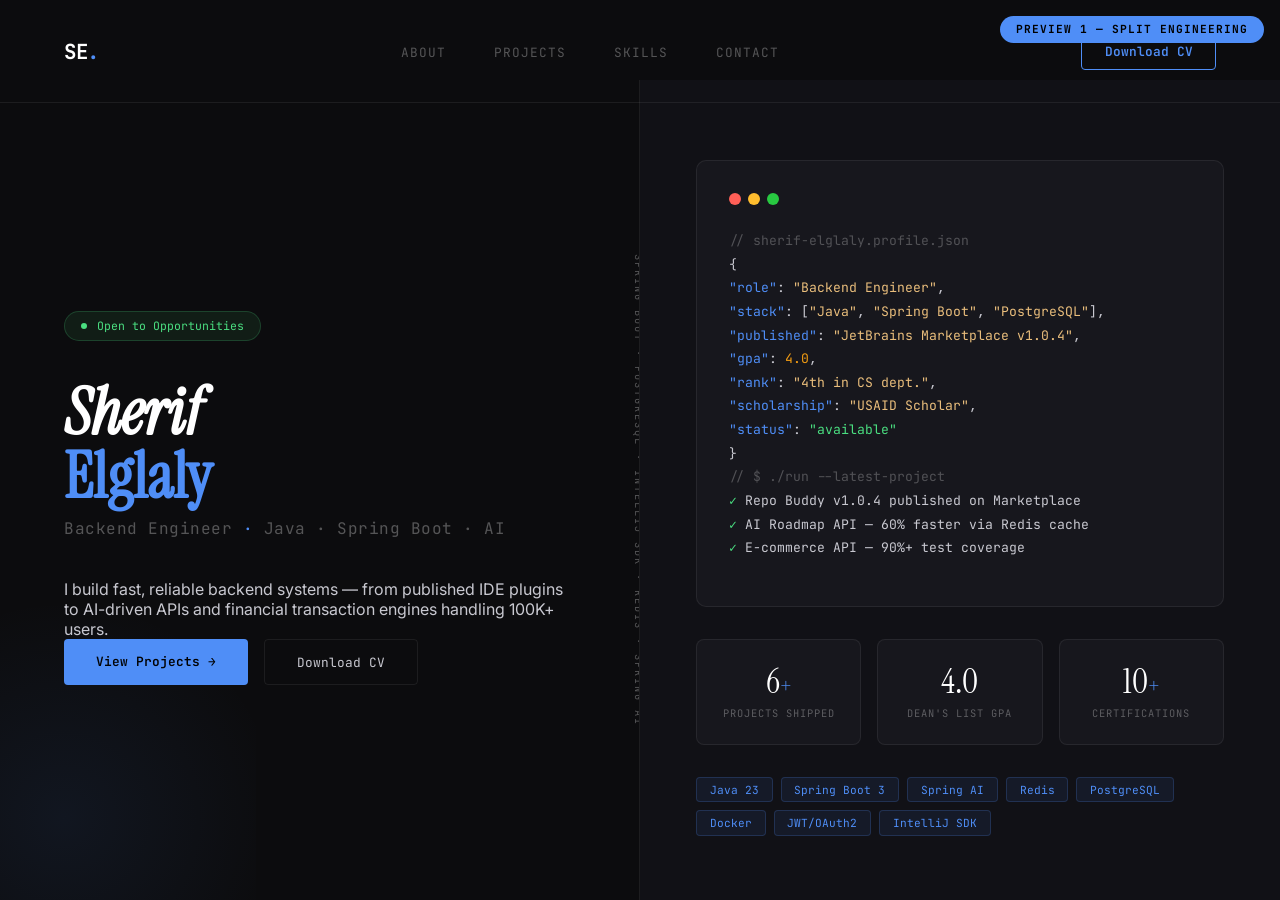
<file: .ecc-design/slide-previews/portfolio-preview-1-split.html>
<!DOCTYPE html>
<html lang="en">
<head>
<meta charset="utf-8">
<title>Portfolio Preview 1 — Split Engineering</title>
<meta name="viewport" content="width=device-width,initial-scale=1">
<link rel="preconnect" href="https://fonts.googleapis.com">
<link href="https://fonts.googleapis.com/css2?family=Instrument+Serif:ital@0;1&family=JetBrains+Mono:wght@400;600;700&family=Inter:wght@300;400;500;600&display=swap" rel="stylesheet">
<style>
*,*::before,*::after{box-sizing:border-box;margin:0;padding:0}
:root{
  --bg:#0c0c0e;
  --bg2:#111116;
  --surface:#17171d;
  --border:rgba(255,255,255,.07);
  --blue:#4f8ef7;
  --blue-glow:rgba(79,142,247,.15);
  --gold:#eabe7c;
  --text:#c8c8d0;
  --muted:rgba(255,255,255,.3);
}
html,body{height:100%;background:var(--bg);color:var(--text);font-family:'Inter',sans-serif;overflow:hidden}

/* NAV */
nav{position:fixed;top:0;left:0;right:0;z-index:100;display:flex;justify-content:space-between;align-items:center;padding:2rem 4rem;border-bottom:1px solid var(--border)}
.nav-logo{font-family:'JetBrains Mono',monospace;font-size:1.3rem;font-weight:700;color:#fff;letter-spacing:-.5px}
.nav-logo span{color:var(--blue)}
.nav-links{display:flex;gap:3rem;list-style:none}
.nav-links a{font-family:'JetBrains Mono',monospace;font-size:.8rem;color:var(--muted);text-decoration:none;letter-spacing:1px;text-transform:uppercase;transition:color .2s}
.nav-links a:hover{color:#fff}
.nav-cta{font-family:'JetBrains Mono',monospace;font-size:.8rem;font-weight:600;padding:.6rem 1.4rem;border:1px solid var(--blue);color:var(--blue);border-radius:4px;text-decoration:none;transition:all .2s}
.nav-cta:hover{background:var(--blue);color:#000}

/* LAYOUT */
.hero{display:grid;grid-template-columns:1fr 1fr;height:100vh;padding-top:80px}

/* LEFT PANEL */
.hero-left{padding:5rem 4rem 4rem;display:flex;flex-direction:column;justify-content:center;border-right:1px solid var(--border);position:relative;overflow:hidden}
.hero-left::before{content:'';position:absolute;bottom:-20%;left:-20%;width:60%;height:60%;background:radial-gradient(circle,rgba(79,142,247,.08) 0%,transparent 70%);pointer-events:none}

.status-pill{display:inline-flex;align-items:center;gap:.6rem;font-family:'JetBrains Mono',monospace;font-size:.72rem;color:#4ade80;background:rgba(74,222,128,.08);border:1px solid rgba(74,222,128,.2);padding:.4rem 1rem;border-radius:20px;margin-bottom:2.5rem;width:fit-content}
.status-pill::before{content:'';width:6px;height:6px;border-radius:50%;background:#4ade80;animation:blink 1.4s ease infinite}
@keyframes blink{0%,100%{opacity:1}50%{opacity:.3}}

.hero-name{font-family:'Instrument Serif',serif;font-size:clamp(3rem,5vw,5.5rem);color:#fff;line-height:1;margin-bottom:.6rem;font-style:italic}
.hero-name em{font-style:normal;color:var(--blue)}
.hero-role{font-family:'JetBrains Mono',monospace;font-size:1rem;color:var(--muted);margin-bottom:2.5rem;letter-spacing:.5px}
.hero-role span{color:var(--blue)}>}

.hero-bio{font-size:.95rem;line-height:1.8;color:var(--text);max-width:42ch;margin-bottom:3rem;border-left:2px solid var(--blue);padding-left:1.2rem}

.hero-actions{display:flex;gap:1rem;flex-wrap:wrap}
.btn-primary{font-family:'JetBrains Mono',monospace;font-size:.8rem;font-weight:600;padding:.85rem 2rem;background:var(--blue);color:#000;border-radius:4px;text-decoration:none;transition:all .2s}
.btn-primary:hover{background:#7aadff}
.btn-secondary{font-family:'JetBrains Mono',monospace;font-size:.8rem;padding:.85rem 2rem;background:transparent;color:var(--text);border:1px solid var(--border);border-radius:4px;text-decoration:none;transition:all .2s}
.btn-secondary:hover{border-color:rgba(255,255,255,.3);color:#fff}

/* VERTICAL SIDEBAR */
.sidebar-tags{position:absolute;top:50%;right:0;transform:translateY(-50%) translateX(50%) rotate(90deg);display:flex;gap:1.5rem;font-family:'JetBrains Mono',monospace;font-size:.65rem;color:var(--muted);letter-spacing:2px;text-transform:uppercase;white-space:nowrap}

/* RIGHT PANEL */
.hero-right{background:var(--bg2);display:flex;flex-direction:column;padding:5rem 3.5rem 4rem;gap:2rem;overflow:hidden}

.terminal{background:var(--surface);border:1px solid var(--border);border-radius:10px;padding:2rem;flex:1;font-family:'JetBrains Mono',monospace;font-size:.82rem;line-height:1.8;overflow:hidden;position:relative}
.terminal-bar{display:flex;gap:.45rem;margin-bottom:1.5rem}
.terminal-bar span{width:12px;height:12px;border-radius:50%}
.dot-red{background:#ff5f57}
.dot-yellow{background:#ffbd2e}
.dot-green{background:#28c941}
.t-comment{color:rgba(255,255,255,.25)}
.t-key{color:var(--blue)}
.t-str{color:var(--gold)}
.t-num{color:#f39c12}
.t-ok{color:#4ade80}
.t-line{display:block}

.stats-grid{display:grid;grid-template-columns:repeat(3,1fr);gap:1rem}
.stat-box{background:var(--surface);border:1px solid var(--border);border-radius:8px;padding:1.5rem 1rem;text-align:center;position:relative;overflow:hidden;transition:border-color .2s}
.stat-box:hover{border-color:var(--blue)}
.stat-box::before{content:'';position:absolute;inset:0;background:var(--blue-glow);opacity:0;transition:opacity .2s}
.stat-box:hover::before{opacity:1}
.stat-num{font-family:'Instrument Serif',serif;font-size:2.2rem;color:#fff;display:block;line-height:1}
.stat-num span{color:var(--blue);font-size:1.4rem}
.stat-label{font-family:'JetBrains Mono',monospace;font-size:.65rem;color:var(--muted);text-transform:uppercase;letter-spacing:1px;margin-top:.4rem;display:block}

.tag-row{display:flex;flex-wrap:wrap;gap:.5rem}
.tag{font-family:'JetBrains Mono',monospace;font-size:.7rem;padding:.3rem .8rem;border-radius:4px;background:rgba(79,142,247,.08);color:var(--blue);border:1px solid rgba(79,142,247,.2)}

.preview-badge{position:fixed;top:1rem;right:1rem;background:var(--blue);color:#000;font-family:'JetBrains Mono',monospace;font-size:.7rem;font-weight:700;letter-spacing:1px;padding:.4rem 1rem;border-radius:20px;z-index:999}
</style>
</head>
<body>
<div class="preview-badge">PREVIEW 1 — SPLIT ENGINEERING</div>

<nav>
  <div class="nav-logo">SE<span>.</span></div>
  <ul class="nav-links">
    <li><a href="#">About</a></li>
    <li><a href="#">Projects</a></li>
    <li><a href="#">Skills</a></li>
    <li><a href="#">Contact</a></li>
  </ul>
  <a href="#" class="nav-cta">Download CV</a>
</nav>

<div class="hero">
  <!-- LEFT -->
  <div class="hero-left">
    <div class="status-pill">Open to Opportunities</div>

    <h1 class="hero-name">Sherif<br><em>Elglaly</em></h1>
    <p class="hero-role">Backend Engineer <span>·</span> Java · Spring Boot · AI</p>

    <p class="hero-bio">I build fast, reliable backend systems — from published IDE plugins to AI-driven APIs and financial transaction engines handling 100K+ users.</p>

    <div class="hero-actions">
      <a href="#" class="btn-primary">View Projects →</a>
      <a href="#" class="btn-secondary">Download CV</a>
    </div>

    <div class="sidebar-tags">Spring Boot · PostgreSQL · IntelliJ SDK · Redis · Spring AI</div>
  </div>

  <!-- RIGHT -->
  <div class="hero-right">
    <div class="terminal">
      <div class="terminal-bar">
        <span class="dot-red"></span><span class="dot-yellow"></span><span class="dot-green"></span>
      </div>
      <span class="t-line t-comment">// sherif-elglaly.profile.json</span>
      <span class="t-line">{</span>
      <span class="t-line">  <span class="t-key">"role"</span>: <span class="t-str">"Backend Engineer"</span>,</span>
      <span class="t-line">  <span class="t-key">"stack"</span>: [<span class="t-str">"Java"</span>, <span class="t-str">"Spring Boot"</span>, <span class="t-str">"PostgreSQL"</span>],</span>
      <span class="t-line">  <span class="t-key">"published"</span>: <span class="t-str">"JetBrains Marketplace v1.0.4"</span>,</span>
      <span class="t-line">  <span class="t-key">"gpa"</span>: <span class="t-num">4.0</span>,</span>
      <span class="t-line">  <span class="t-key">"rank"</span>: <span class="t-str">"4th in CS dept."</span>,</span>
      <span class="t-line">  <span class="t-key">"scholarship"</span>: <span class="t-str">"USAID Scholar"</span>,</span>
      <span class="t-line">  <span class="t-key">"status"</span>: <span class="t-ok">"available"</span></span>
      <span class="t-line">}</span>
      <span class="t-line"> </span>
      <span class="t-line t-comment">// $ ./run --latest-project</span>
      <span class="t-line"><span class="t-ok">✓</span> Repo Buddy v1.0.4 published on Marketplace</span>
      <span class="t-line"><span class="t-ok">✓</span> AI Roadmap API — 60% faster via Redis cache</span>
      <span class="t-line"><span class="t-ok">✓</span> E-commerce API — 90%+ test coverage</span>
    </div>

    <div class="stats-grid">
      <div class="stat-box">
        <span class="stat-num">6<span>+</span></span>
        <span class="stat-label">Projects Shipped</span>
      </div>
      <div class="stat-box">
        <span class="stat-num">4.0</span>
        <span class="stat-label">Dean's List GPA</span>
      </div>
      <div class="stat-box">
        <span class="stat-num">10<span>+</span></span>
        <span class="stat-label">Certifications</span>
      </div>
    </div>

    <div class="tag-row">
      <span class="tag">Java 23</span>
      <span class="tag">Spring Boot 3</span>
      <span class="tag">Spring AI</span>
      <span class="tag">Redis</span>
      <span class="tag">PostgreSQL</span>
      <span class="tag">Docker</span>
      <span class="tag">JWT/OAuth2</span>
      <span class="tag">IntelliJ SDK</span>
    </div>
  </div>
</div>
</body>
</html>
</file>
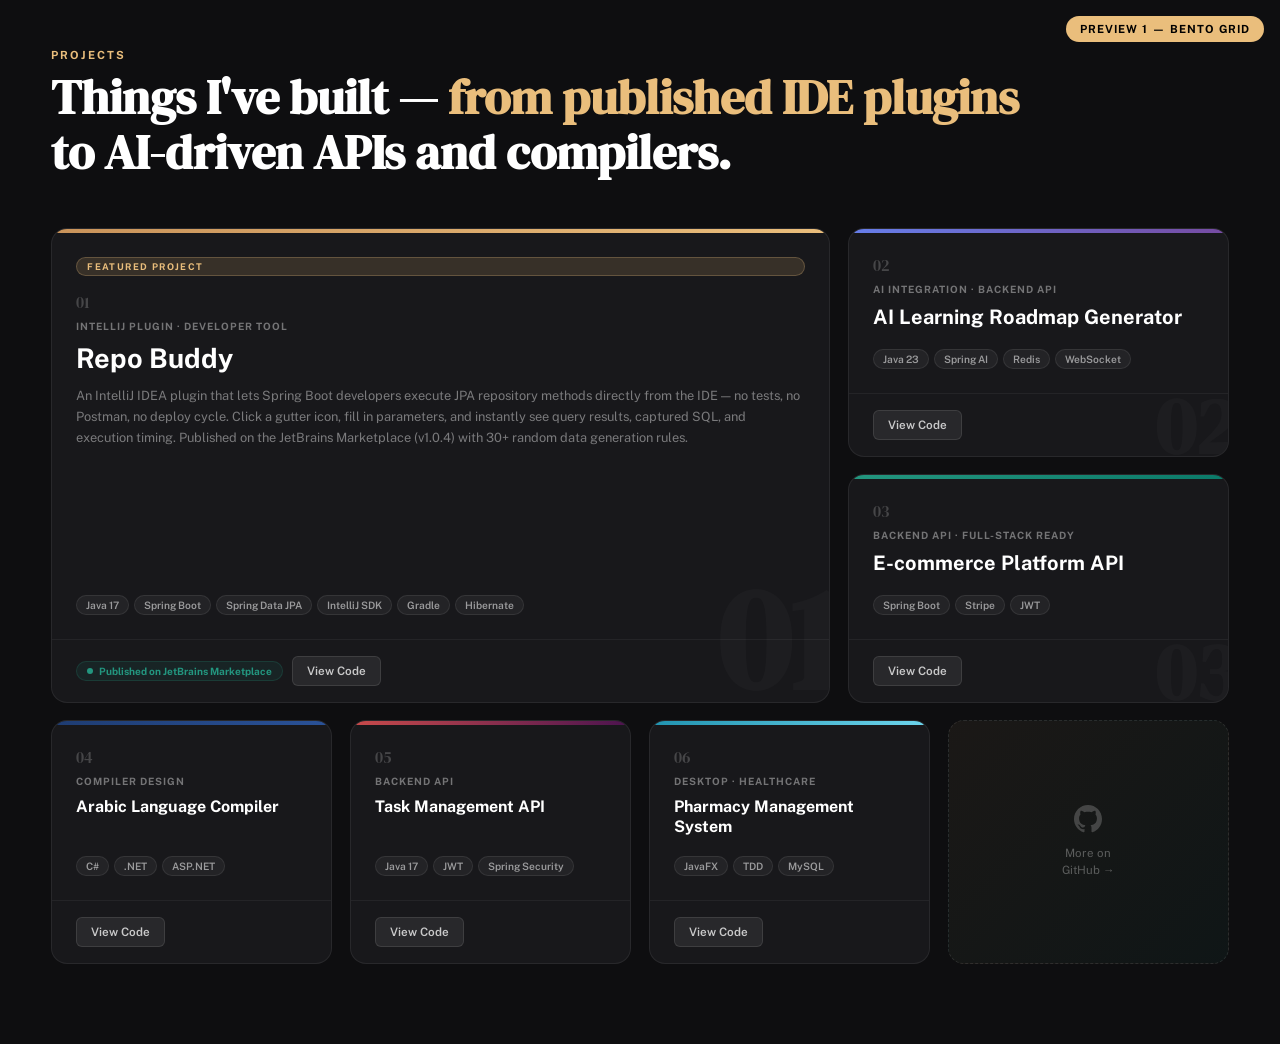
<file: .ecc-design/slide-previews/preview-1-bento.html>
<!DOCTYPE html>
<html lang="en">
<head>
<meta charset="utf-8">
<title>Preview 1 — Bento Grid</title>
<meta name="viewport" content="width=device-width,initial-scale=1">
<link rel="preconnect" href="https://fonts.googleapis.com">
<link href="https://fonts.googleapis.com/css2?family=DM+Serif+Display&family=Public+Sans:wght@300;400;600;700&display=swap" rel="stylesheet">
<style>
*,*::before,*::after{box-sizing:border-box;margin:0;padding:0}
body{background:#0e0e10;color:#a1a1a2;font-family:'Public Sans',sans-serif;min-height:100vh;padding:3rem 4vw 5rem}

/* Label */
.style-label{font-size:.65rem;font-weight:700;letter-spacing:2px;text-transform:uppercase;color:#eabe7c;margin-bottom:.5rem}
.section-pretitle{font-size:.7rem;font-weight:700;letter-spacing:2px;text-transform:uppercase;color:#eabe7c;margin-bottom:.5rem}
.section-title{font-family:'DM Serif Display',serif;font-size:clamp(2rem,4vw,3rem);color:#fff;line-height:1.15;margin-bottom:3rem}
.section-title span{color:#eabe7c}

/* Bento Grid */
.bento{display:grid;grid-template-columns:repeat(12,1fr);grid-auto-rows:auto;gap:1.1rem}

/* Featured — spans 8 cols, tall */
.bento__featured{
    grid-column:1/9;
    grid-row:1/2;
    background:#18181b;
    border:1px solid rgba(255,255,255,.07);
    border-radius:16px;
    overflow:hidden;
    display:flex;
    flex-direction:column;
    min-height:340px;
    position:relative;
    transition:transform .25s,box-shadow .25s;
}
.bento__featured:hover{transform:translateY(-4px);box-shadow:0 24px 60px rgba(0,0,0,.5)}

/* Side stack — spans 4 cols */
.bento__side{grid-column:9/13;grid-row:1/2;display:flex;flex-direction:column;gap:1.1rem}
.bento__sm{
    background:#18181b;
    border:1px solid rgba(255,255,255,.07);
    border-radius:16px;
    overflow:hidden;
    flex:1;
    display:flex;
    flex-direction:column;
    min-height:155px;
    position:relative;
    transition:transform .25s,box-shadow .25s;
}
.bento__sm:hover{transform:translateY(-3px);box-shadow:0 16px 40px rgba(0,0,0,.4)}

/* Bottom row — 4 cols each */
.bento__row{grid-column:1/13;display:grid;grid-template-columns:repeat(4,1fr);gap:1.1rem}
.bento__mini{
    background:#18181b;
    border:1px solid rgba(255,255,255,.07);
    border-radius:16px;
    overflow:hidden;
    min-height:180px;
    display:flex;
    flex-direction:column;
    position:relative;
    transition:transform .25s,box-shadow .25s;
}
.bento__mini:hover{transform:translateY(-3px);box-shadow:0 16px 40px rgba(0,0,0,.4)}

/* Card anatomy */
.card-stripe{height:4px;width:100%}
.card-body{padding:1.5rem;flex:1;display:flex;flex-direction:column;gap:.6rem}
.card-num{font-family:'DM Serif Display',serif;font-size:1rem;color:rgba(255,255,255,.2);line-height:1}
.card-type{font-size:.63rem;font-weight:700;letter-spacing:1px;text-transform:uppercase;color:rgba(255,255,255,.4)}
.card-title{font-size:1.25rem;font-weight:700;color:#fff;line-height:1.25}
.card-title--lg{font-size:1.7rem}
.card-desc{font-size:.8rem;line-height:1.65;color:#7a7a7c;flex:1}
.card-tech{display:flex;flex-wrap:wrap;gap:5px;margin-top:auto;padding-top:.6rem}
.chip{font-size:.64rem;font-weight:600;padding:3px 9px;border-radius:20px;background:rgba(255,255,255,.05);color:rgba(255,255,255,.55);border:1px solid rgba(255,255,255,.08)}
.card-footer{padding:1rem 1.5rem;border-top:1px solid rgba(255,255,255,.05);display:flex;gap:.6rem;align-items:center}
.btn-gh{font-size:.73rem;font-weight:600;padding:7px 14px;border-radius:6px;background:rgba(255,255,255,.07);color:rgba(255,255,255,.75);border:1px solid rgba(255,255,255,.1);text-decoration:none;display:inline-flex;align-items:center;gap:.35rem;transition:all .2s}
.btn-gh:hover{background:rgba(255,255,255,.13);color:#fff}
.btn-demo{font-size:.73rem;font-weight:700;padding:7px 14px;border-radius:6px;background:#eabe7c;color:#000;text-decoration:none;transition:all .2s}
.btn-demo:hover{background:#d9a56f}

/* Background big number */
.bg-num{position:absolute;right:-10px;bottom:-10px;font-family:'DM Serif Display',serif;font-size:9rem;font-weight:900;color:rgba(255,255,255,.025);line-height:1;pointer-events:none;user-select:none}

/* Featured extra badge */
.badge-featured{display:inline-block;font-size:.58rem;font-weight:700;letter-spacing:1.4px;text-transform:uppercase;padding:3px 10px;border-radius:20px;background:rgba(234,190,124,.15);color:#eabe7c;border:1px solid rgba(234,190,124,.25);margin-bottom:.5rem}

/* Marketplace badge */
.badge-live{display:inline-flex;align-items:center;gap:.35rem;font-size:.63rem;font-weight:700;color:#23967f;background:rgba(35,150,127,.1);border:1px solid rgba(35,150,127,.2);padding:3px 10px;border-radius:20px}
.badge-live::before{content:'';width:6px;height:6px;border-radius:50%;background:#23967f;animation:livepulse 1.5s ease-in-out infinite}
@keyframes livepulse{0%,100%{opacity:1}50%{opacity:.4}}

.preview-tag{position:fixed;top:1rem;right:1rem;background:#eabe7c;color:#000;font-size:.7rem;font-weight:700;letter-spacing:1px;text-transform:uppercase;padding:6px 14px;border-radius:20px}
</style>
</head>
<body>
<div class="preview-tag">PREVIEW 1 — BENTO GRID</div>

<p class="section-pretitle">Projects</p>
<h2 class="section-title">Things I've built — <span>from published IDE plugins</span><br>to AI-driven APIs and compilers.</h2>

<div class="bento">

  <!-- Featured -->
  <div class="bento__featured">
    <div class="card-stripe" style="background:linear-gradient(90deg,#c9935a,#eabe7c)"></div>
    <div class="card-body">
      <span class="badge-featured">Featured Project</span>
      <span class="card-num">01</span>
      <span class="card-type">IntelliJ Plugin · Developer Tool</span>
      <h3 class="card-title card-title--lg">Repo Buddy</h3>
      <p class="card-desc">An IntelliJ IDEA plugin that lets Spring Boot developers execute JPA repository methods directly from the IDE — no tests, no Postman, no deploy cycle. Click a gutter icon, fill in parameters, and instantly see query results, captured SQL, and execution timing. Published on the JetBrains Marketplace (v1.0.4) with 30+ random data generation rules.</p>
      <div class="card-tech">
        <span class="chip">Java 17</span><span class="chip">Spring Boot</span><span class="chip">Spring Data JPA</span><span class="chip">IntelliJ SDK</span><span class="chip">Gradle</span><span class="chip">Hibernate</span>
      </div>
    </div>
    <div class="card-footer">
      <span class="badge-live">Published on JetBrains Marketplace</span>
      <a href="#" class="btn-gh">View Code</a>
    </div>
    <span class="bg-num">01</span>
  </div>

  <!-- Side cards -->
  <div class="bento__side">
    <div class="bento__sm">
      <div class="card-stripe" style="background:linear-gradient(90deg,#667eea,#764ba2)"></div>
      <div class="card-body">
        <span class="card-num">02</span>
        <span class="card-type">AI Integration · Backend API</span>
        <h3 class="card-title">AI Learning Roadmap Generator</h3>
        <div class="card-tech">
          <span class="chip">Java 23</span><span class="chip">Spring AI</span><span class="chip">Redis</span><span class="chip">WebSocket</span>
        </div>
      </div>
      <div class="card-footer"><a href="#" class="btn-gh">View Code</a></div>
      <span class="bg-num" style="font-size:5rem">02</span>
    </div>
    <div class="bento__sm">
      <div class="card-stripe" style="background:linear-gradient(90deg,#23967f,#0b7a69)"></div>
      <div class="card-body">
        <span class="card-num">03</span>
        <span class="card-type">Backend API · Full-Stack Ready</span>
        <h3 class="card-title">E-commerce Platform API</h3>
        <div class="card-tech">
          <span class="chip">Spring Boot</span><span class="chip">Stripe</span><span class="chip">JWT</span>
        </div>
      </div>
      <div class="card-footer"><a href="#" class="btn-gh">View Code</a></div>
      <span class="bg-num" style="font-size:5rem">03</span>
    </div>
  </div>

  <!-- Bottom row -->
  <div class="bento__row">
    <div class="bento__mini">
      <div class="card-stripe" style="background:linear-gradient(90deg,#1e3c72,#2a5298)"></div>
      <div class="card-body">
        <span class="card-num">04</span>
        <span class="card-type">Compiler Design</span>
        <h3 class="card-title" style="font-size:1rem">Arabic Language Compiler</h3>
        <div class="card-tech"><span class="chip">C#</span><span class="chip">.NET</span><span class="chip">ASP.NET</span></div>
      </div>
      <div class="card-footer"><a href="#" class="btn-gh">View Code</a></div>
    </div>
    <div class="bento__mini">
      <div class="card-stripe" style="background:linear-gradient(90deg,#c94b4b,#4b134f)"></div>
      <div class="card-body">
        <span class="card-num">05</span>
        <span class="card-type">Backend API</span>
        <h3 class="card-title" style="font-size:1rem">Task Management API</h3>
        <div class="card-tech"><span class="chip">Java 17</span><span class="chip">JWT</span><span class="chip">Spring Security</span></div>
      </div>
      <div class="card-footer"><a href="#" class="btn-gh">View Code</a></div>
    </div>
    <div class="bento__mini">
      <div class="card-stripe" style="background:linear-gradient(90deg,#2193b0,#6dd5ed)"></div>
      <div class="card-body">
        <span class="card-num">06</span>
        <span class="card-type">Desktop · Healthcare</span>
        <h3 class="card-title" style="font-size:1rem">Pharmacy Management System</h3>
        <div class="card-tech"><span class="chip">JavaFX</span><span class="chip">TDD</span><span class="chip">MySQL</span></div>
      </div>
      <div class="card-footer"><a href="#" class="btn-gh">View Code</a></div>
    </div>
    <div class="bento__mini" style="background:linear-gradient(135deg,rgba(234,190,124,.06),rgba(35,150,127,.06));border:1px dashed rgba(255,255,255,.1);display:flex;align-items:center;justify-content:center;flex-direction:column;gap:.75rem">
      <svg width="28" height="28" viewBox="0 0 24 24" fill="rgba(255,255,255,.2)"><path d="M12 0c-6.626 0-12 5.373-12 12 0 5.302 3.438 9.8 8.207 11.387.599.111.793-.261.793-.577v-2.234c-3.338.726-4.033-1.416-4.033-1.416-.546-1.387-1.333-1.756-1.333-1.756-1.089-.745.083-.729.083-.729 1.205.084 1.839 1.237 1.839 1.237 1.07 1.834 2.807 1.304 3.492.997.107-.775.418-1.305.762-1.604-2.665-.305-5.467-1.334-5.467-5.931 0-1.311.469-2.381 1.236-3.221-.124-.303-.535-1.524.117-3.176 0 0 1.008-.322 3.301 1.23.957-.266 1.983-.399 3.003-.404 1.02.005 2.047.138 3.006.404 2.291-1.552 3.297-1.23 3.297-1.23.653 1.653.242 2.874.118 3.176.77.84 1.235 1.911 1.235 3.221 0 4.609-2.807 5.624-5.479 5.921.43.372.823 1.102.823 2.222v3.293c0 .319.192.694.801.576 4.765-1.589 8.199-6.086 8.199-11.386 0-6.627-5.373-12-12-12z"/></svg>
      <span style="font-size:.72rem;color:rgba(255,255,255,.3);text-align:center;line-height:1.5">More on<br>GitHub →</span>
    </div>
  </div>

</div>
</body>
</html>
</file>
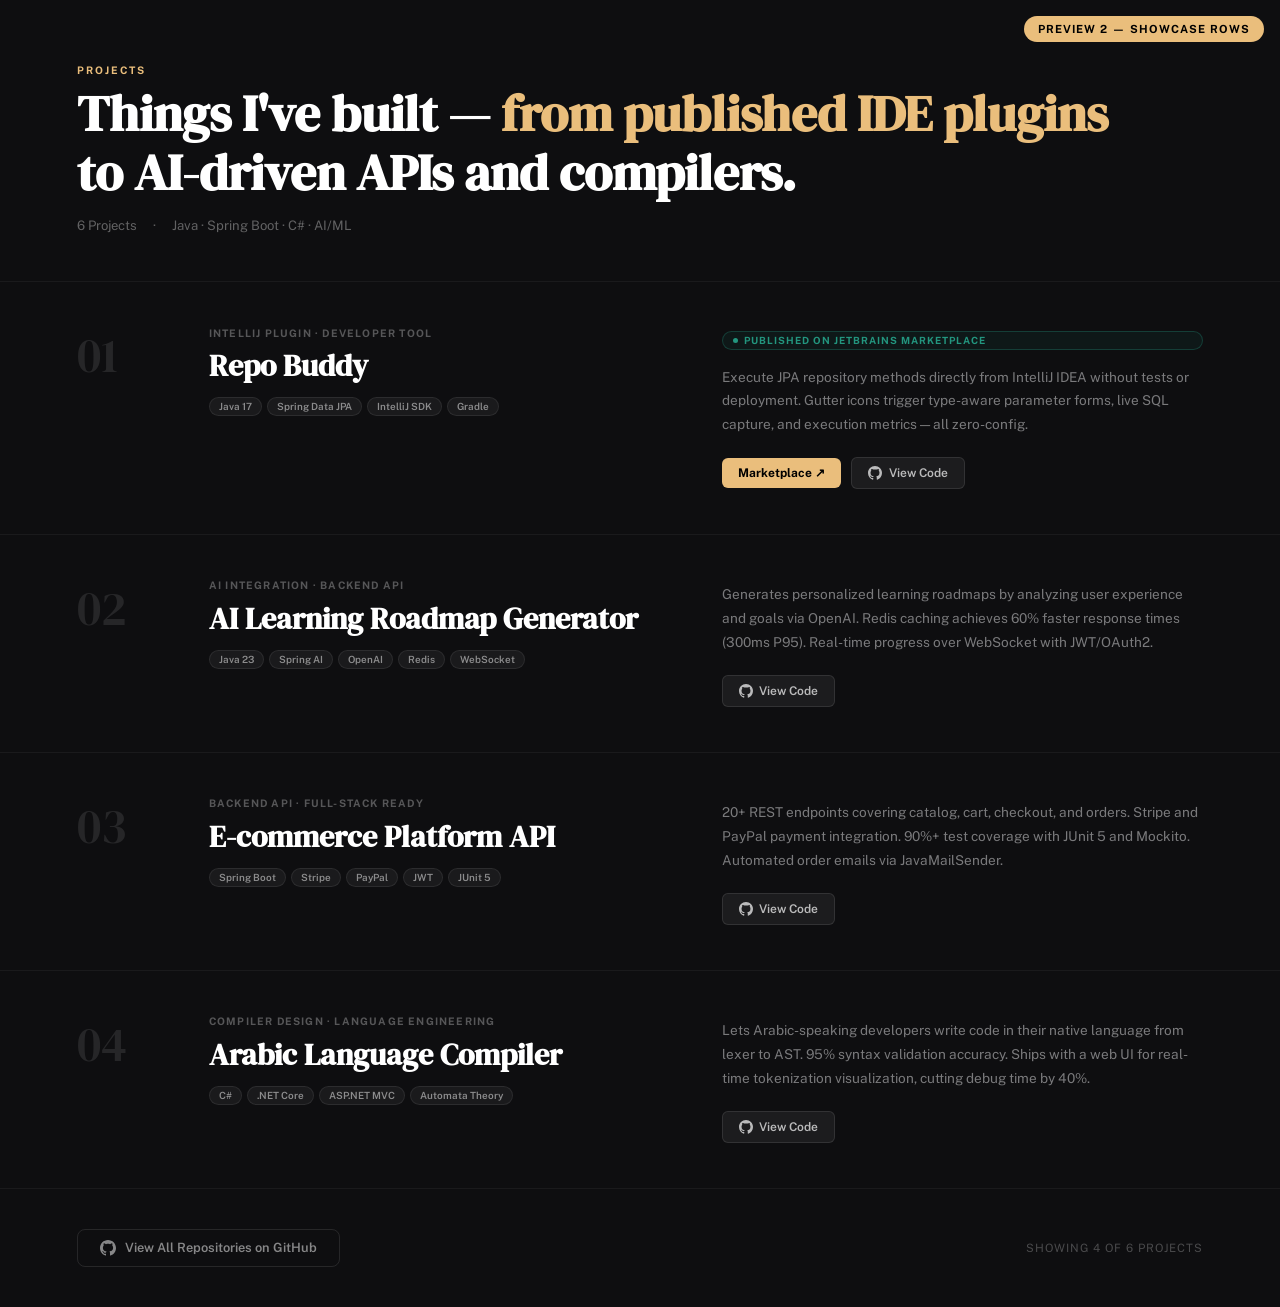
<file: .ecc-design/slide-previews/preview-2-showcase.html>
<!DOCTYPE html>
<html lang="en">
<head>
<meta charset="utf-8">
<title>Preview 2 — Full-Width Showcase Rows</title>
<meta name="viewport" content="width=device-width,initial-scale=1">
<link rel="preconnect" href="https://fonts.googleapis.com">
<link href="https://fonts.googleapis.com/css2?family=DM+Serif+Display&family=Public+Sans:ital,wght@0,300;0,400;0,600;0,700;1,400&display=swap" rel="stylesheet">
<style>
*,*::before,*::after{box-sizing:border-box;margin:0;padding:0}
body{background:#0e0e10;color:#a1a1a2;font-family:'Public Sans',sans-serif;min-height:100vh}

/* Header */
.section-header{padding:4rem 6vw 3rem;border-bottom:1px solid rgba(255,255,255,.05)}
.section-pretitle{font-size:.65rem;font-weight:700;letter-spacing:2px;text-transform:uppercase;color:#eabe7c;margin-bottom:.5rem}
.section-title{font-family:'DM Serif Display',serif;font-size:clamp(2.2rem,4vw,3.2rem);color:#fff;line-height:1.15}
.section-title em{font-style:normal;color:#eabe7c}
.section-meta{margin-top:1rem;font-size:.82rem;color:rgba(255,255,255,.35);display:flex;align-items:center;gap:1rem}
.section-meta span{display:flex;align-items:center;gap:.4rem}

/* Project Row */
.project-row{
    display:grid;
    grid-template-columns:100px 1fr 1fr;
    align-items:start;
    padding:2.8rem 6vw;
    border-bottom:1px solid rgba(255,255,255,.05);
    gap:2rem;
    position:relative;
    cursor:default;
    transition:background .3s;
}
.project-row:hover{background:rgba(255,255,255,.018)}

/* Accent line that reveals on hover */
.project-row::before{
    content:'';
    position:absolute;
    left:0;top:0;bottom:0;
    width:3px;
    background:var(--accent, #eabe7c);
    transform:scaleY(0);
    transform-origin:top;
    transition:transform .35s cubic-bezier(.23,1,.32,1);
}
.project-row:hover::before{transform:scaleY(1)}

/* Number column */
.proj-num{
    font-family:'DM Serif Display',serif;
    font-size:3rem;
    color:rgba(255,255,255,.1);
    line-height:1;
    padding-top:.3rem;
    transition:color .3s;
}
.project-row:hover .proj-num{color:var(--accent,#eabe7c)}

/* Left content */
.proj-left{}
.proj-type{font-size:.65rem;font-weight:700;letter-spacing:1.2px;text-transform:uppercase;color:rgba(255,255,255,.3);margin-bottom:.6rem}
.proj-name{font-family:'DM Serif Display',serif;font-size:1.9rem;color:#fff;line-height:1.2;margin-bottom:.8rem;transition:color .3s}
.project-row:hover .proj-name{color:var(--accent,#eabe7c)}
.proj-tech{display:flex;flex-wrap:wrap;gap:5px}
.chip{font-size:.62rem;font-weight:600;padding:3px 9px;border-radius:20px;background:rgba(255,255,255,.05);color:rgba(255,255,255,.5);border:1px solid rgba(255,255,255,.08);transition:all .2s}
.project-row:hover .chip{background:rgba(255,255,255,.08);color:rgba(255,255,255,.7)}

/* Right content */
.proj-right{display:flex;flex-direction:column;gap:1rem;padding-top:.25rem}
.proj-desc{font-size:.85rem;line-height:1.75;color:#7a7a7c}
.proj-actions{display:flex;gap:.65rem;align-items:center;margin-top:.25rem}
.btn-code{font-size:.75rem;font-weight:600;padding:8px 16px;border-radius:6px;background:rgba(255,255,255,.06);color:rgba(255,255,255,.7);border:1px solid rgba(255,255,255,.1);text-decoration:none;display:inline-flex;align-items:center;gap:.4rem;transition:all .2s}
.btn-code:hover{background:rgba(255,255,255,.12);color:#fff}
.btn-live{font-size:.75rem;font-weight:700;padding:8px 16px;border-radius:6px;background:#eabe7c;color:#000;text-decoration:none;transition:all .2s}
.btn-live:hover{background:#d9a56f}
.proj-badge{font-size:.62rem;font-weight:700;letter-spacing:1px;text-transform:uppercase;padding:3px 10px;border-radius:20px;border:1px solid;display:inline-flex;align-items:center;gap:.35rem}
.proj-badge--published{color:#23967f;border-color:rgba(35,150,127,.3);background:rgba(35,150,127,.08)}
.proj-badge--published::before{content:'';width:5px;height:5px;border-radius:50%;background:#23967f;animation:p 1.5s ease infinite}
@keyframes p{0%,100%{opacity:1}50%{opacity:.3}}

/* Footer row */
.section-footer{padding:2.5rem 6vw;display:flex;align-items:center;justify-content:space-between}
.view-all{display:inline-flex;align-items:center;gap:.6rem;font-size:.8rem;font-weight:600;color:rgba(255,255,255,.5);text-decoration:none;border:1px solid rgba(255,255,255,.1);padding:10px 22px;border-radius:8px;transition:all .2s}
.view-all:hover{color:#eabe7c;border-color:#eabe7c;background:rgba(234,190,124,.06)}
.proj-count{font-size:.72rem;color:rgba(255,255,255,.25);letter-spacing:1px}

.preview-tag{position:fixed;top:1rem;right:1rem;background:#eabe7c;color:#000;font-size:.7rem;font-weight:700;letter-spacing:1px;text-transform:uppercase;padding:6px 14px;border-radius:20px}
</style>
</head>
<body>
<div class="preview-tag">PREVIEW 2 — SHOWCASE ROWS</div>

<div class="section-header">
  <p class="section-pretitle">Projects</p>
  <h2 class="section-title">Things I've built — <em>from published IDE plugins</em><br>to AI-driven APIs and compilers.</h2>
  <div class="section-meta">
    <span>6 Projects</span>
    <span>·</span>
    <span>Java · Spring Boot · C# · AI/ML</span>
  </div>
</div>

<div class="project-row" style="--accent:#eabe7c">
  <div class="proj-num">01</div>
  <div class="proj-left">
    <div class="proj-type">IntelliJ Plugin · Developer Tool</div>
    <h3 class="proj-name">Repo Buddy</h3>
    <div class="proj-tech">
      <span class="chip">Java 17</span><span class="chip">Spring Data JPA</span><span class="chip">IntelliJ SDK</span><span class="chip">Gradle</span>
    </div>
  </div>
  <div class="proj-right">
    <span class="proj-badge proj-badge--published">Published on JetBrains Marketplace</span>
    <p class="proj-desc">Execute JPA repository methods directly from IntelliJ IDEA without tests or deployment. Gutter icons trigger type-aware parameter forms, live SQL capture, and execution metrics — all zero-config.</p>
    <div class="proj-actions">
      <a href="#" class="btn-live">Marketplace ↗</a>
      <a href="#" class="btn-code"><svg width="14" height="14" viewBox="0 0 24 24" fill="currentColor"><path d="M12 0c-6.626 0-12 5.373-12 12 0 5.302 3.438 9.8 8.207 11.387.599.111.793-.261.793-.577v-2.234c-3.338.726-4.033-1.416-4.033-1.416-.546-1.387-1.333-1.756-1.333-1.756-1.089-.745.083-.729.083-.729 1.205.084 1.839 1.237 1.839 1.237 1.07 1.834 2.807 1.304 3.492.997.107-.775.418-1.305.762-1.604-2.665-.305-5.467-1.334-5.467-5.931 0-1.311.469-2.381 1.236-3.221-.124-.303-.535-1.524.117-3.176 0 0 1.008-.322 3.301 1.23.957-.266 1.983-.399 3.003-.404 1.02.005 2.047.138 3.006.404 2.291-1.552 3.297-1.23 3.297-1.23.653 1.653.242 2.874.118 3.176.77.84 1.235 1.911 1.235 3.221 0 4.609-2.807 5.624-5.479 5.921.43.372.823 1.102.823 2.222v3.293c0 .319.192.694.801.576 4.765-1.589 8.199-6.086 8.199-11.386 0-6.627-5.373-12-12-12z"/></svg>View Code</a>
    </div>
  </div>
</div>

<div class="project-row" style="--accent:#764ba2">
  <div class="proj-num">02</div>
  <div class="proj-left">
    <div class="proj-type">AI Integration · Backend API</div>
    <h3 class="proj-name">AI Learning Roadmap Generator</h3>
    <div class="proj-tech">
      <span class="chip">Java 23</span><span class="chip">Spring AI</span><span class="chip">OpenAI</span><span class="chip">Redis</span><span class="chip">WebSocket</span>
    </div>
  </div>
  <div class="proj-right">
    <p class="proj-desc">Generates personalized learning roadmaps by analyzing user experience and goals via OpenAI. Redis caching achieves 60% faster response times (300ms P95). Real-time progress over WebSocket with JWT/OAuth2.</p>
    <div class="proj-actions">
      <a href="#" class="btn-code"><svg width="14" height="14" viewBox="0 0 24 24" fill="currentColor"><path d="M12 0c-6.626 0-12 5.373-12 12 0 5.302 3.438 9.8 8.207 11.387.599.111.793-.261.793-.577v-2.234c-3.338.726-4.033-1.416-4.033-1.416-.546-1.387-1.333-1.756-1.333-1.756-1.089-.745.083-.729.083-.729 1.205.084 1.839 1.237 1.839 1.237 1.07 1.834 2.807 1.304 3.492.997.107-.775.418-1.305.762-1.604-2.665-.305-5.467-1.334-5.467-5.931 0-1.311.469-2.381 1.236-3.221-.124-.303-.535-1.524.117-3.176 0 0 1.008-.322 3.301 1.23.957-.266 1.983-.399 3.003-.404 1.02.005 2.047.138 3.006.404 2.291-1.552 3.297-1.23 3.297-1.23.653 1.653.242 2.874.118 3.176.77.84 1.235 1.911 1.235 3.221 0 4.609-2.807 5.624-5.479 5.921.43.372.823 1.102.823 2.222v3.293c0 .319.192.694.801.576 4.765-1.589 8.199-6.086 8.199-11.386 0-6.627-5.373-12-12-12z"/></svg>View Code</a>
    </div>
  </div>
</div>

<div class="project-row" style="--accent:#23967f">
  <div class="proj-num">03</div>
  <div class="proj-left">
    <div class="proj-type">Backend API · Full-Stack Ready</div>
    <h3 class="proj-name">E-commerce Platform API</h3>
    <div class="proj-tech">
      <span class="chip">Spring Boot</span><span class="chip">Stripe</span><span class="chip">PayPal</span><span class="chip">JWT</span><span class="chip">JUnit 5</span>
    </div>
  </div>
  <div class="proj-right">
    <p class="proj-desc">20+ REST endpoints covering catalog, cart, checkout, and orders. Stripe and PayPal payment integration. 90%+ test coverage with JUnit 5 and Mockito. Automated order emails via JavaMailSender.</p>
    <div class="proj-actions">
      <a href="#" class="btn-code"><svg width="14" height="14" viewBox="0 0 24 24" fill="currentColor"><path d="M12 0c-6.626 0-12 5.373-12 12 0 5.302 3.438 9.8 8.207 11.387.599.111.793-.261.793-.577v-2.234c-3.338.726-4.033-1.416-4.033-1.416-.546-1.387-1.333-1.756-1.333-1.756-1.089-.745.083-.729.083-.729 1.205.084 1.839 1.237 1.839 1.237 1.07 1.834 2.807 1.304 3.492.997.107-.775.418-1.305.762-1.604-2.665-.305-5.467-1.334-5.467-5.931 0-1.311.469-2.381 1.236-3.221-.124-.303-.535-1.524.117-3.176 0 0 1.008-.322 3.301 1.23.957-.266 1.983-.399 3.003-.404 1.02.005 2.047.138 3.006.404 2.291-1.552 3.297-1.23 3.297-1.23.653 1.653.242 2.874.118 3.176.77.84 1.235 1.911 1.235 3.221 0 4.609-2.807 5.624-5.479 5.921.43.372.823 1.102.823 2.222v3.293c0 .319.192.694.801.576 4.765-1.589 8.199-6.086 8.199-11.386 0-6.627-5.373-12-12-12z"/></svg>View Code</a>
    </div>
  </div>
</div>

<div class="project-row" style="--accent:#2a5298">
  <div class="proj-num">04</div>
  <div class="proj-left">
    <div class="proj-type">Compiler Design · Language Engineering</div>
    <h3 class="proj-name">Arabic Language Compiler</h3>
    <div class="proj-tech"><span class="chip">C#</span><span class="chip">.NET Core</span><span class="chip">ASP.NET MVC</span><span class="chip">Automata Theory</span></div>
  </div>
  <div class="proj-right">
    <p class="proj-desc">Lets Arabic-speaking developers write code in their native language from lexer to AST. 95% syntax validation accuracy. Ships with a web UI for real-time tokenization visualization, cutting debug time by 40%.</p>
    <div class="proj-actions"><a href="#" class="btn-code"><svg width="14" height="14" viewBox="0 0 24 24" fill="currentColor"><path d="M12 0c-6.626 0-12 5.373-12 12 0 5.302 3.438 9.8 8.207 11.387.599.111.793-.261.793-.577v-2.234c-3.338.726-4.033-1.416-4.033-1.416-.546-1.387-1.333-1.756-1.333-1.756-1.089-.745.083-.729.083-.729 1.205.084 1.839 1.237 1.839 1.237 1.07 1.834 2.807 1.304 3.492.997.107-.775.418-1.305.762-1.604-2.665-.305-5.467-1.334-5.467-5.931 0-1.311.469-2.381 1.236-3.221-.124-.303-.535-1.524.117-3.176 0 0 1.008-.322 3.301 1.23.957-.266 1.983-.399 3.003-.404 1.02.005 2.047.138 3.006.404 2.291-1.552 3.297-1.23 3.297-1.23.653 1.653.242 2.874.118 3.176.77.84 1.235 1.911 1.235 3.221 0 4.609-2.807 5.624-5.479 5.921.43.372.823 1.102.823 2.222v3.293c0 .319.192.694.801.576 4.765-1.589 8.199-6.086 8.199-11.386 0-6.627-5.373-12-12-12z"/></svg>View Code</a></div>
  </div>
</div>

<div class="section-footer">
  <a href="#" class="view-all">
    <svg width="16" height="16" viewBox="0 0 24 24" fill="currentColor"><path d="M12 0c-6.626 0-12 5.373-12 12 0 5.302 3.438 9.8 8.207 11.387.599.111.793-.261.793-.577v-2.234c-3.338.726-4.033-1.416-4.033-1.416-.546-1.387-1.333-1.756-1.333-1.756-1.089-.745.083-.729.083-.729 1.205.084 1.839 1.237 1.839 1.237 1.07 1.834 2.807 1.304 3.492.997.107-.775.418-1.305.762-1.604-2.665-.305-5.467-1.334-5.467-5.931 0-1.311.469-2.381 1.236-3.221-.124-.303-.535-1.524.117-3.176 0 0 1.008-.322 3.301 1.23.957-.266 1.983-.399 3.003-.404 1.02.005 2.047.138 3.006.404 2.291-1.552 3.297-1.23 3.297-1.23.653 1.653.242 2.874.118 3.176.77.84 1.235 1.911 1.235 3.221 0 4.609-2.807 5.624-5.479 5.921.43.372.823 1.102.823 2.222v3.293c0 .319.192.694.801.576 4.765-1.589 8.199-6.086 8.199-11.386 0-6.627-5.373-12-12-12z"/></svg>
    View All Repositories on GitHub
  </a>
  <span class="proj-count">SHOWING 4 OF 6 PROJECTS</span>
</div>
</body>
</html>
</file>
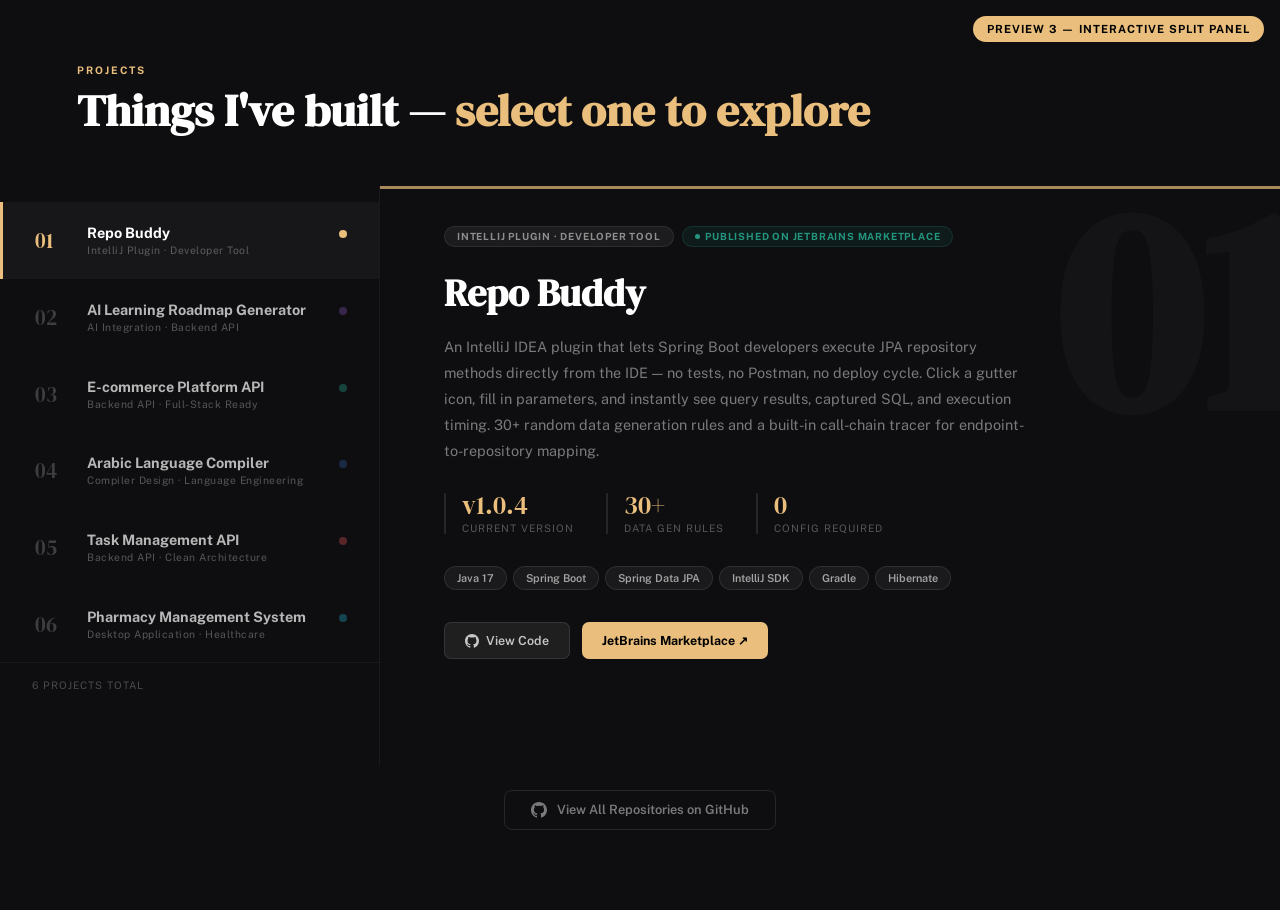
<file: .ecc-design/slide-previews/preview-3-interactive.html>
<!DOCTYPE html>
<html lang="en">
<head>
<meta charset="utf-8">
<title>Preview 3 — Interactive Split Panel</title>
<meta name="viewport" content="width=device-width,initial-scale=1">
<link rel="preconnect" href="https://fonts.googleapis.com">
<link href="https://fonts.googleapis.com/css2?family=DM+Serif+Display&family=Public+Sans:ital,wght@0,300;0,400;0,600;0,700;1,400&display=swap" rel="stylesheet">
<style>
*,*::before,*::after{box-sizing:border-box;margin:0;padding:0}
body{background:#0e0e10;color:#a1a1a2;font-family:'Public Sans',sans-serif;min-height:100vh;overflow-x:hidden}

/* Section */
.section{padding:4rem 0 5rem}
.section-header{padding:0 6vw 3rem}
.section-pretitle{font-size:.65rem;font-weight:700;letter-spacing:2px;text-transform:uppercase;color:#eabe7c;margin-bottom:.5rem}
.section-title{font-family:'DM Serif Display',serif;font-size:clamp(2rem,3.5vw,2.8rem);color:#fff;line-height:1.2}
.section-title em{font-style:normal;color:#eabe7c}

/* Split layout */
.split{display:grid;grid-template-columns:380px 1fr;min-height:580px}

/* Left: project list */
.proj-list{
    border-right:1px solid rgba(255,255,255,.05);
    padding:1rem 0;
    position:relative;
}

.proj-list-item{
    display:flex;
    align-items:flex-start;
    gap:1.25rem;
    padding:1.4rem 2rem;
    cursor:pointer;
    border-left:3px solid transparent;
    transition:all .25s ease;
    position:relative;
}
.proj-list-item:hover{background:rgba(255,255,255,.025)}
.proj-list-item.active{
    background:rgba(255,255,255,.04);
    border-left-color:var(--accent,#eabe7c);
}

.proj-list-num{
    font-family:'DM Serif Display',serif;
    font-size:1.3rem;
    color:rgba(255,255,255,.2);
    min-width:32px;
    padding-top:2px;
    transition:color .25s;
}
.proj-list-item.active .proj-list-num,
.proj-list-item:hover .proj-list-num{color:var(--accent,#eabe7c)}

.proj-list-info{flex:1}
.proj-list-name{font-size:.9rem;font-weight:700;color:rgba(255,255,255,.7);transition:color .25s;margin-bottom:3px}
.proj-list-item.active .proj-list-name,
.proj-list-item:hover .proj-list-name{color:#fff}
.proj-list-type{font-size:.65rem;color:rgba(255,255,255,.3);letter-spacing:.5px}

/* Colored dot */
.proj-list-dot{
    width:8px;height:8px;border-radius:50%;
    margin-top:6px;
    flex-shrink:0;
    opacity:.4;
    transition:opacity .25s;
}
.proj-list-item.active .proj-list-dot,
.proj-list-item:hover .proj-list-dot{opacity:1}

/* Right: detail panel */
.proj-detail{
    padding:2.5rem 4rem;
    position:relative;
    overflow:hidden;
}

/* Big background number */
.detail-bg-num{
    position:absolute;
    right:-20px;
    top:-20px;
    font-family:'DM Serif Display',serif;
    font-size:18rem;
    font-weight:900;
    color:rgba(255,255,255,.022);
    line-height:1;
    pointer-events:none;
    user-select:none;
}

.detail-content{position:relative;z-index:1}

.detail-badges{display:flex;align-items:center;flex-wrap:wrap;gap:.5rem;margin-bottom:1.5rem}
.badge{display:inline-block;font-size:.62rem;font-weight:700;letter-spacing:.8px;text-transform:uppercase;padding:4px 12px;border-radius:20px}
.badge--type{background:rgba(255,255,255,.06);color:rgba(255,255,255,.5);border:1px solid rgba(255,255,255,.08)}
.badge--live{background:rgba(35,150,127,.1);color:#23967f;border:1px solid rgba(35,150,127,.2);display:inline-flex;align-items:center;gap:.35rem}
.badge--live::before{content:'';width:5px;height:5px;border-radius:50%;background:#23967f;animation:lp 1.5s ease infinite}
@keyframes lp{0%,100%{opacity:1}50%{opacity:.3}}

.detail-title{
    font-family:'DM Serif Display',serif;
    font-size:clamp(1.8rem,3vw,2.6rem);
    color:#fff;
    line-height:1.15;
    margin-bottom:1.2rem;
}

.detail-desc{
    font-size:.9rem;
    line-height:1.8;
    color:#7a7a7c;
    max-width:580px;
    margin-bottom:1.8rem;
}

/* Metrics row */
.detail-metrics{
    display:flex;
    gap:2rem;
    margin-bottom:2rem;
    flex-wrap:wrap;
}
.metric{
    padding-left:1rem;
    border-left:2px solid rgba(255,255,255,.1);
}
.metric__val{
    font-family:'DM Serif Display',serif;
    font-size:1.6rem;
    color:var(--accent,#eabe7c);
    display:block;
    line-height:1;
}
.metric__label{
    font-size:.65rem;
    text-transform:uppercase;
    letter-spacing:1px;
    color:rgba(255,255,255,.3);
    margin-top:4px;
    display:block;
}

.detail-tech{display:flex;flex-wrap:wrap;gap:6px;margin-bottom:2rem}
.chip{font-size:.68rem;font-weight:600;padding:5px 12px;border-radius:20px;background:rgba(255,255,255,.05);color:rgba(255,255,255,.6);border:1px solid rgba(255,255,255,.09)}

.detail-actions{display:flex;gap:.75rem}
.btn-gh{display:inline-flex;align-items:center;gap:.45rem;font-size:.78rem;font-weight:600;padding:10px 20px;border-radius:7px;background:rgba(255,255,255,.07);color:rgba(255,255,255,.75);border:1px solid rgba(255,255,255,.1);text-decoration:none;transition:all .2s}
.btn-gh:hover{background:rgba(255,255,255,.13);color:#fff}
.btn-primary{display:inline-flex;align-items:center;gap:.45rem;font-size:.78rem;font-weight:700;padding:10px 20px;border-radius:7px;background:#eabe7c;color:#000;text-decoration:none;transition:all .2s}
.btn-primary:hover{background:#d9a56f}

/* Gradient accent line at top of detail */
.detail-accent-line{
    position:absolute;
    top:0;left:0;right:0;
    height:3px;
    background:var(--accent,#eabe7c);
    opacity:.7;
}

/* Panels — show/hide */
.panel{display:none}
.panel.active{display:block}

/* Projects counter */
.proj-list-footer{
    padding:1rem 2rem;
    border-top:1px solid rgba(255,255,255,.05);
    font-size:.65rem;
    color:rgba(255,255,255,.25);
    letter-spacing:1px;
    text-transform:uppercase;
}

/* View all */
.view-all-row{padding:1.5rem 6vw 0;display:flex;justify-content:center}
.view-all{display:inline-flex;align-items:center;gap:.6rem;font-size:.8rem;font-weight:600;color:rgba(255,255,255,.45);text-decoration:none;border:1px solid rgba(255,255,255,.1);padding:11px 26px;border-radius:8px;transition:all .2s}
.view-all:hover{color:#eabe7c;border-color:#eabe7c;background:rgba(234,190,124,.06)}

.preview-tag{position:fixed;top:1rem;right:1rem;background:#eabe7c;color:#000;font-size:.7rem;font-weight:700;letter-spacing:1px;text-transform:uppercase;padding:6px 14px;border-radius:20px}
</style>
</head>
<body>
<div class="preview-tag">PREVIEW 3 — INTERACTIVE SPLIT PANEL</div>

<div class="section">
  <div class="section-header">
    <p class="section-pretitle">Projects</p>
    <h2 class="section-title">Things I've built — <em>select one to explore</em></h2>
  </div>

  <div class="split">
    <!-- Left list -->
    <nav class="proj-list" aria-label="Project list">

      <div class="proj-list-item active" style="--accent:#eabe7c" data-target="p1" onclick="activate(this,'p1','#eabe7c')">
        <div class="proj-list-num">01</div>
        <div class="proj-list-info">
          <div class="proj-list-name">Repo Buddy</div>
          <div class="proj-list-type">IntelliJ Plugin · Developer Tool</div>
        </div>
        <div class="proj-list-dot" style="background:#eabe7c"></div>
      </div>

      <div class="proj-list-item" style="--accent:#764ba2" data-target="p2" onclick="activate(this,'p2','#764ba2')">
        <div class="proj-list-num">02</div>
        <div class="proj-list-info">
          <div class="proj-list-name">AI Learning Roadmap Generator</div>
          <div class="proj-list-type">AI Integration · Backend API</div>
        </div>
        <div class="proj-list-dot" style="background:#764ba2"></div>
      </div>

      <div class="proj-list-item" style="--accent:#23967f" data-target="p3" onclick="activate(this,'p3','#23967f')">
        <div class="proj-list-num">03</div>
        <div class="proj-list-info">
          <div class="proj-list-name">E-commerce Platform API</div>
          <div class="proj-list-type">Backend API · Full-Stack Ready</div>
        </div>
        <div class="proj-list-dot" style="background:#23967f"></div>
      </div>

      <div class="proj-list-item" style="--accent:#2a5298" data-target="p4" onclick="activate(this,'p4','#2a5298')">
        <div class="proj-list-num">04</div>
        <div class="proj-list-info">
          <div class="proj-list-name">Arabic Language Compiler</div>
          <div class="proj-list-type">Compiler Design · Language Engineering</div>
        </div>
        <div class="proj-list-dot" style="background:#2a5298"></div>
      </div>

      <div class="proj-list-item" style="--accent:#c94b4b" data-target="p5" onclick="activate(this,'p5','#c94b4b')">
        <div class="proj-list-num">05</div>
        <div class="proj-list-info">
          <div class="proj-list-name">Task Management API</div>
          <div class="proj-list-type">Backend API · Clean Architecture</div>
        </div>
        <div class="proj-list-dot" style="background:#c94b4b"></div>
      </div>

      <div class="proj-list-item" style="--accent:#2193b0" data-target="p6" onclick="activate(this,'p6','#2193b0')">
        <div class="proj-list-num">06</div>
        <div class="proj-list-info">
          <div class="proj-list-name">Pharmacy Management System</div>
          <div class="proj-list-type">Desktop Application · Healthcare</div>
        </div>
        <div class="proj-list-dot" style="background:#2193b0"></div>
      </div>

      <div class="proj-list-footer">6 projects total</div>
    </nav>

    <!-- Right detail panels -->
    <div class="proj-detail" id="detail-panel">

      <div class="panel active" id="p1" style="--accent:#eabe7c">
        <div class="detail-accent-line"></div>
        <div class="detail-bg-num">01</div>
        <div class="detail-content">
          <div class="detail-badges">
            <span class="badge badge--type">IntelliJ Plugin · Developer Tool</span>
            <span class="badge badge--live">Published on JetBrains Marketplace</span>
          </div>
          <h3 class="detail-title">Repo Buddy</h3>
          <p class="detail-desc">An IntelliJ IDEA plugin that lets Spring Boot developers execute JPA repository methods directly from the IDE — no tests, no Postman, no deploy cycle. Click a gutter icon, fill in parameters, and instantly see query results, captured SQL, and execution timing. 30+ random data generation rules and a built-in call-chain tracer for endpoint-to-repository mapping.</p>
          <div class="detail-metrics">
            <div class="metric"><span class="metric__val">v1.0.4</span><span class="metric__label">Current Version</span></div>
            <div class="metric"><span class="metric__val">30+</span><span class="metric__label">Data Gen Rules</span></div>
            <div class="metric"><span class="metric__val">0</span><span class="metric__label">Config Required</span></div>
          </div>
          <div class="detail-tech">
            <span class="chip">Java 17</span><span class="chip">Spring Boot</span><span class="chip">Spring Data JPA</span><span class="chip">IntelliJ SDK</span><span class="chip">Gradle</span><span class="chip">Hibernate</span>
          </div>
          <div class="detail-actions">
            <a href="#" class="btn-gh"><svg width="14" height="14" viewBox="0 0 24 24" fill="currentColor"><path d="M12 0c-6.626 0-12 5.373-12 12 0 5.302 3.438 9.8 8.207 11.387.599.111.793-.261.793-.577v-2.234c-3.338.726-4.033-1.416-4.033-1.416-.546-1.387-1.333-1.756-1.333-1.756-1.089-.745.083-.729.083-.729 1.205.084 1.839 1.237 1.839 1.237 1.07 1.834 2.807 1.304 3.492.997.107-.775.418-1.305.762-1.604-2.665-.305-5.467-1.334-5.467-5.931 0-1.311.469-2.381 1.236-3.221-.124-.303-.535-1.524.117-3.176 0 0 1.008-.322 3.301 1.23.957-.266 1.983-.399 3.003-.404 1.02.005 2.047.138 3.006.404 2.291-1.552 3.297-1.23 3.297-1.23.653 1.653.242 2.874.118 3.176.77.84 1.235 1.911 1.235 3.221 0 4.609-2.807 5.624-5.479 5.921.43.372.823 1.102.823 2.222v3.293c0 .319.192.694.801.576 4.765-1.589 8.199-6.086 8.199-11.386 0-6.627-5.373-12-12-12z"/></svg>View Code</a>
            <a href="#" class="btn-primary">JetBrains Marketplace ↗</a>
          </div>
        </div>
      </div>

      <div class="panel" id="p2" style="--accent:#764ba2">
        <div class="detail-accent-line"></div>
        <div class="detail-bg-num">02</div>
        <div class="detail-content">
          <div class="detail-badges"><span class="badge badge--type">AI Integration · Backend API</span></div>
          <h3 class="detail-title">AI Learning Roadmap Generator</h3>
          <p class="detail-desc">Generates personalized, step-by-step learning roadmaps by analyzing a user's experience level and goals via OpenAI and Google Cloud AI. Achieves 60% faster response times through Redis caching (300ms P95). Real-time progress tracking over WebSocket with JWT/OAuth2 authentication and rate limiting.</p>
          <div class="detail-metrics">
            <div class="metric"><span class="metric__val">60%</span><span class="metric__label">Faster Responses</span></div>
            <div class="metric"><span class="metric__val">300ms</span><span class="metric__label">P95 Latency</span></div>
          </div>
          <div class="detail-tech"><span class="chip">Java 23</span><span class="chip">Spring Boot</span><span class="chip">Spring AI</span><span class="chip">OpenAI</span><span class="chip">Google Cloud AI</span><span class="chip">Redis</span><span class="chip">MySQL</span><span class="chip">WebSocket</span><span class="chip">JWT/OAuth2</span></div>
          <div class="detail-actions"><a href="#" class="btn-gh"><svg width="14" height="14" viewBox="0 0 24 24" fill="currentColor"><path d="M12 0c-6.626 0-12 5.373-12 12 0 5.302 3.438 9.8 8.207 11.387.599.111.793-.261.793-.577v-2.234c-3.338.726-4.033-1.416-4.033-1.416-.546-1.387-1.333-1.756-1.333-1.756-1.089-.745.083-.729.083-.729 1.205.084 1.839 1.237 1.839 1.237 1.07 1.834 2.807 1.304 3.492.997.107-.775.418-1.305.762-1.604-2.665-.305-5.467-1.334-5.467-5.931 0-1.311.469-2.381 1.236-3.221-.124-.303-.535-1.524.117-3.176 0 0 1.008-.322 3.301 1.23.957-.266 1.983-.399 3.003-.404 1.02.005 2.047.138 3.006.404 2.291-1.552 3.297-1.23 3.297-1.23.653 1.653.242 2.874.118 3.176.77.84 1.235 1.911 1.235 3.221 0 4.609-2.807 5.624-5.479 5.921.43.372.823 1.102.823 2.222v3.293c0 .319.192.694.801.576 4.765-1.589 8.199-6.086 8.199-11.386 0-6.627-5.373-12-12-12z"/></svg>View Code</a></div>
        </div>
      </div>

      <div class="panel" id="p3" style="--accent:#23967f">
        <div class="detail-accent-line"></div>
        <div class="detail-bg-num">03</div>
        <div class="detail-content">
          <div class="detail-badges"><span class="badge badge--type">Backend API · Full-Stack Ready</span></div>
          <h3 class="detail-title">E-commerce Platform API</h3>
          <p class="detail-desc">Production-grade e-commerce backend with 20+ REST endpoints covering catalog, cart, checkout, and order management. Stripe and PayPal payment integration. 90%+ test coverage with JUnit 5 and Mockito. Role-based access control and Redis session management.</p>
          <div class="detail-metrics">
            <div class="metric"><span class="metric__val">20+</span><span class="metric__label">API Endpoints</span></div>
            <div class="metric"><span class="metric__val">90%+</span><span class="metric__label">Test Coverage</span></div>
          </div>
          <div class="detail-tech"><span class="chip">Java</span><span class="chip">Spring Boot</span><span class="chip">Spring Security</span><span class="chip">MySQL</span><span class="chip">Stripe</span><span class="chip">PayPal</span><span class="chip">Redis</span><span class="chip">JUnit 5</span></div>
          <div class="detail-actions"><a href="#" class="btn-gh"><svg width="14" height="14" viewBox="0 0 24 24" fill="currentColor"><path d="M12 0c-6.626 0-12 5.373-12 12 0 5.302 3.438 9.8 8.207 11.387.599.111.793-.261.793-.577v-2.234c-3.338.726-4.033-1.416-4.033-1.416-.546-1.387-1.333-1.756-1.333-1.756-1.089-.745.083-.729.083-.729 1.205.084 1.839 1.237 1.839 1.237 1.07 1.834 2.807 1.304 3.492.997.107-.775.418-1.305.762-1.604-2.665-.305-5.467-1.334-5.467-5.931 0-1.311.469-2.381 1.236-3.221-.124-.303-.535-1.524.117-3.176 0 0 1.008-.322 3.301 1.23.957-.266 1.983-.399 3.003-.404 1.02.005 2.047.138 3.006.404 2.291-1.552 3.297-1.23 3.297-1.23.653 1.653.242 2.874.118 3.176.77.84 1.235 1.911 1.235 3.221 0 4.609-2.807 5.624-5.479 5.921.43.372.823 1.102.823 2.222v3.293c0 .319.192.694.801.576 4.765-1.589 8.199-6.086 8.199-11.386 0-6.627-5.373-12-12-12z"/></svg>View Code</a></div>
        </div>
      </div>

      <div class="panel" id="p4" style="--accent:#2a5298">
        <div class="detail-accent-line"></div><div class="detail-bg-num">04</div>
        <div class="detail-content">
          <div class="detail-badges"><span class="badge badge--type">Compiler Design · Language Engineering</span></div>
          <h3 class="detail-title">Arabic Language Compiler</h3>
          <p class="detail-desc">A compiler that lets Arabic-speaking developers write code in their native language — from lexer to AST. Achieves 95% syntax validation accuracy using automata theory. Ships with an ASP.NET MVC web UI for real-time tokenization visualization, cutting debug time by 40%.</p>
          <div class="detail-metrics"><div class="metric"><span class="metric__val">95%</span><span class="metric__label">Syntax Accuracy</span></div><div class="metric"><span class="metric__val">40%</span><span class="metric__label">Faster Debugging</span></div></div>
          <div class="detail-tech"><span class="chip">C#</span><span class="chip">.NET Core</span><span class="chip">ASP.NET MVC</span><span class="chip">Automata Theory</span><span class="chip">Lexical Analysis</span></div>
          <div class="detail-actions"><a href="#" class="btn-gh"><svg width="14" height="14" viewBox="0 0 24 24" fill="currentColor"><path d="M12 0c-6.626 0-12 5.373-12 12 0 5.302 3.438 9.8 8.207 11.387.599.111.793-.261.793-.577v-2.234c-3.338.726-4.033-1.416-4.033-1.416-.546-1.387-1.333-1.756-1.333-1.756-1.089-.745.083-.729.083-.729 1.205.084 1.839 1.237 1.839 1.237 1.07 1.834 2.807 1.304 3.492.997.107-.775.418-1.305.762-1.604-2.665-.305-5.467-1.334-5.467-5.931 0-1.311.469-2.381 1.236-3.221-.124-.303-.535-1.524.117-3.176 0 0 1.008-.322 3.301 1.23.957-.266 1.983-.399 3.003-.404 1.02.005 2.047.138 3.006.404 2.291-1.552 3.297-1.23 3.297-1.23.653 1.653.242 2.874.118 3.176.77.84 1.235 1.911 1.235 3.221 0 4.609-2.807 5.624-5.479 5.921.43.372.823 1.102.823 2.222v3.293c0 .319.192.694.801.576 4.765-1.589 8.199-6.086 8.199-11.386 0-6.627-5.373-12-12-12z"/></svg>View Code</a></div>
        </div>
      </div>

      <div class="panel" id="p5" style="--accent:#c94b4b"><div class="detail-accent-line"></div><div class="detail-bg-num">05</div><div class="detail-content"><div class="detail-badges"><span class="badge badge--type">Backend API · Clean Architecture</span></div><h3 class="detail-title">Task Management API</h3><p class="detail-desc">Secure, multi-tenant task management REST API with JWT auth, role-based access control, and per-user data isolation. Built on Spring Boot 3.x with global exception handling, pagination, input validation, and clean repository-service-controller separation.</p><div class="detail-tech"><span class="chip">Java 17</span><span class="chip">Spring Boot 3</span><span class="chip">JWT</span><span class="chip">Spring Security</span><span class="chip">H2</span><span class="chip">Maven</span></div><div class="detail-actions"><a href="#" class="btn-gh"><svg width="14" height="14" viewBox="0 0 24 24" fill="currentColor"><path d="M12 0c-6.626 0-12 5.373-12 12 0 5.302 3.438 9.8 8.207 11.387.599.111.793-.261.793-.577v-2.234c-3.338.726-4.033-1.416-4.033-1.416-.546-1.387-1.333-1.756-1.333-1.756-1.089-.745.083-.729.083-.729 1.205.084 1.839 1.237 1.839 1.237 1.07 1.834 2.807 1.304 3.492.997.107-.775.418-1.305.762-1.604-2.665-.305-5.467-1.334-5.467-5.931 0-1.311.469-2.381 1.236-3.221-.124-.303-.535-1.524.117-3.176 0 0 1.008-.322 3.301 1.23.957-.266 1.983-.399 3.003-.404 1.02.005 2.047.138 3.006.404 2.291-1.552 3.297-1.23 3.297-1.23.653 1.653.242 2.874.118 3.176.77.84 1.235 1.911 1.235 3.221 0 4.609-2.807 5.624-5.479 5.921.43.372.823 1.102.823 2.222v3.293c0 .319.192.694.801.576 4.765-1.589 8.199-6.086 8.199-11.386 0-6.627-5.373-12-12-12z"/></svg>View Code</a></div></div></div>

      <div class="panel" id="p6" style="--accent:#2193b0"><div class="detail-accent-line"></div><div class="detail-bg-num">06</div><div class="detail-content"><div class="detail-badges"><span class="badge badge--type">Desktop Application · Healthcare</span></div><h3 class="detail-title">Pharmacy Management System</h3><p class="detail-desc">Full-featured pharmacy operations system covering prescription handling, inventory, billing, and role-based access. Built with TDD methodology (test-first) to meet healthcare reliability requirements. JavaFX UI with Scene Builder, documented with SRS and UML diagrams.</p><div class="detail-tech"><span class="chip">Java</span><span class="chip">JavaFX</span><span class="chip">MySQL</span><span class="chip">TDD</span><span class="chip">Scene Builder</span><span class="chip">UML</span></div><div class="detail-actions"><a href="#" class="btn-gh"><svg width="14" height="14" viewBox="0 0 24 24" fill="currentColor"><path d="M12 0c-6.626 0-12 5.373-12 12 0 5.302 3.438 9.8 8.207 11.387.599.111.793-.261.793-.577v-2.234c-3.338.726-4.033-1.416-4.033-1.416-.546-1.387-1.333-1.756-1.333-1.756-1.089-.745.083-.729.083-.729 1.205.084 1.839 1.237 1.839 1.237 1.07 1.834 2.807 1.304 3.492.997.107-.775.418-1.305.762-1.604-2.665-.305-5.467-1.334-5.467-5.931 0-1.311.469-2.381 1.236-3.221-.124-.303-.535-1.524.117-3.176 0 0 1.008-.322 3.301 1.23.957-.266 1.983-.399 3.003-.404 1.02.005 2.047.138 3.006.404 2.291-1.552 3.297-1.23 3.297-1.23.653 1.653.242 2.874.118 3.176.77.84 1.235 1.911 1.235 3.221 0 4.609-2.807 5.624-5.479 5.921.43.372.823 1.102.823 2.222v3.293c0 .319.192.694.801.576 4.765-1.589 8.199-6.086 8.199-11.386 0-6.627-5.373-12-12-12z"/></svg>View Code</a></div></div></div>

    </div>
  </div>

  <div class="view-all-row">
    <a href="https://github.com/ELglaly" class="view-all">
      <svg width="16" height="16" viewBox="0 0 24 24" fill="currentColor"><path d="M12 0c-6.626 0-12 5.373-12 12 0 5.302 3.438 9.8 8.207 11.387.599.111.793-.261.793-.577v-2.234c-3.338.726-4.033-1.416-4.033-1.416-.546-1.387-1.333-1.756-1.333-1.756-1.089-.745.083-.729.083-.729 1.205.084 1.839 1.237 1.839 1.237 1.07 1.834 2.807 1.304 3.492.997.107-.775.418-1.305.762-1.604-2.665-.305-5.467-1.334-5.467-5.931 0-1.311.469-2.381 1.236-3.221-.124-.303-.535-1.524.117-3.176 0 0 1.008-.322 3.301 1.23.957-.266 1.983-.399 3.003-.404 1.02.005 2.047.138 3.006.404 2.291-1.552 3.297-1.23 3.297-1.23.653 1.653.242 2.874.118 3.176.77.84 1.235 1.911 1.235 3.221 0 4.609-2.807 5.624-5.479 5.921.43.372.823 1.102.823 2.222v3.293c0 .319.192.694.801.576 4.765-1.589 8.199-6.086 8.199-11.386 0-6.627-5.373-12-12-12z"/></svg>
      View All Repositories on GitHub
    </a>
  </div>
</div>

<script>
function activate(el, panelId, accent) {
    document.querySelectorAll('.proj-list-item').forEach(function(i){ i.classList.remove('active'); });
    document.querySelectorAll('.panel').forEach(function(p){ p.classList.remove('active'); });
    el.classList.add('active');
    var panel = document.getElementById(panelId);
    panel.classList.add('active');
    document.getElementById('detail-panel').style.setProperty('--accent', accent);
}
</script>
</body>
</html>
</file>
